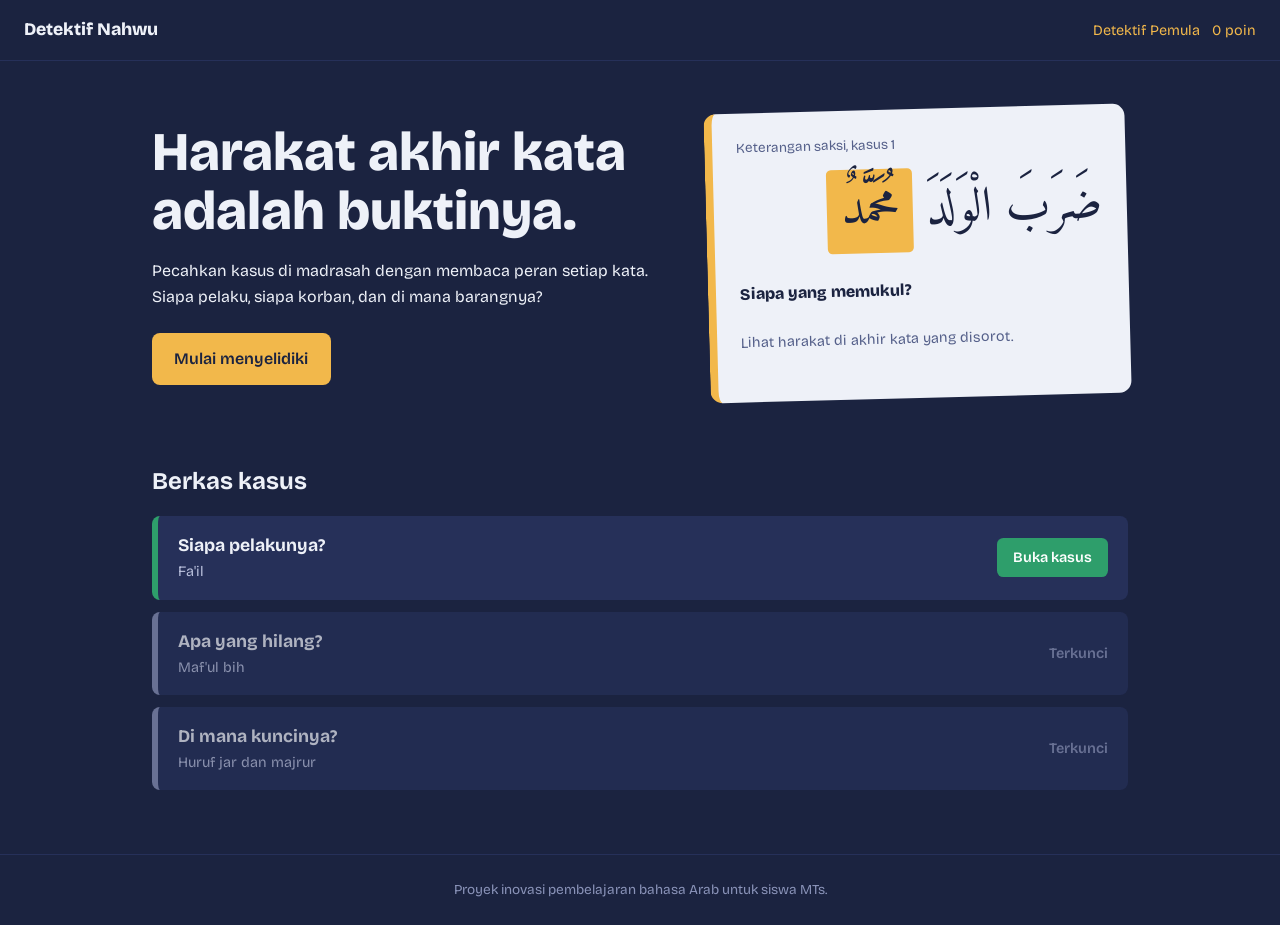
<file: index.html>
<!DOCTYPE html>
<html lang="id">
<head>
  <meta charset="UTF-8">
  <meta name="viewport" content="width=device-width, initial-scale=1">
  <title>Detektif Nahwu</title>

  <!-- Font: Bricolage Grotesque untuk teks Indonesia, Amiri untuk teks Arab -->
  <link rel="preconnect" href="https://fonts.googleapis.com">
  <link rel="preconnect" href="https://fonts.gstatic.com" crossorigin>
  <link href="https://fonts.googleapis.com/css2?family=Amiri:wght@400;700&family=Bricolage+Grotesque:wght@400;600;800&display=swap" rel="stylesheet">

  <link rel="stylesheet" href="style.css">
</head>
<body data-halaman="beranda">

  <!-- BAGIAN 1: Bilah atas (pangkat dan poin) -->
  <header class="bilah-atas">
    <span class="logo">Detektif Nahwu</span>
    <div class="status-detektif">
      <span id="pangkat">Detektif Pemula</span>
      <span id="poin">0 poin</span>
    </div>
  </header>

  <main>

    <!-- BAGIAN 2: Hero berisi bukti pertama -->
    <section class="hero">
      <div class="hero-teks">
        <h1>Harakat akhir kata adalah buktinya.</h1>
        <p>Pecahkan kasus di madrasah dengan membaca peran setiap kata. Siapa pelaku, siapa korban, dan di mana barangnya?</p>
        <a href="#daftar-kasus" class="tombol">Mulai menyelidiki</a>
      </div>

      <!-- Kartu bukti: inilah elemen utama halaman -->
      <figure class="kartu-bukti">
        <figcaption>Keterangan saksi, kasus 1</figcaption>
        <p class="arab" lang="ar" dir="rtl">
          ضَرَبَ الْوَلَدَ <mark>مُحَمَّدٌ</mark>
        </p>
        <p class="pertanyaan">Siapa yang memukul?</p>
        <p class="petunjuk">Lihat harakat di akhir kata yang disorot.</p>
      </figure>
    </section>

    <!-- BAGIAN 3: Daftar kasus -->
    <section id="daftar-kasus" class="daftar-kasus">
      <h2>Berkas kasus</h2>

      <ol class="kasus" id="daftar"></ol>
    </section>

  </main>

  <footer class="kaki">
    <p>Proyek inovasi pembelajaran bahasa Arab untuk siswa MTs.</p>
  </footer>

  <script src="data.js"></script>
  <script src="script.js"></script>
</body>
</html>
</file>
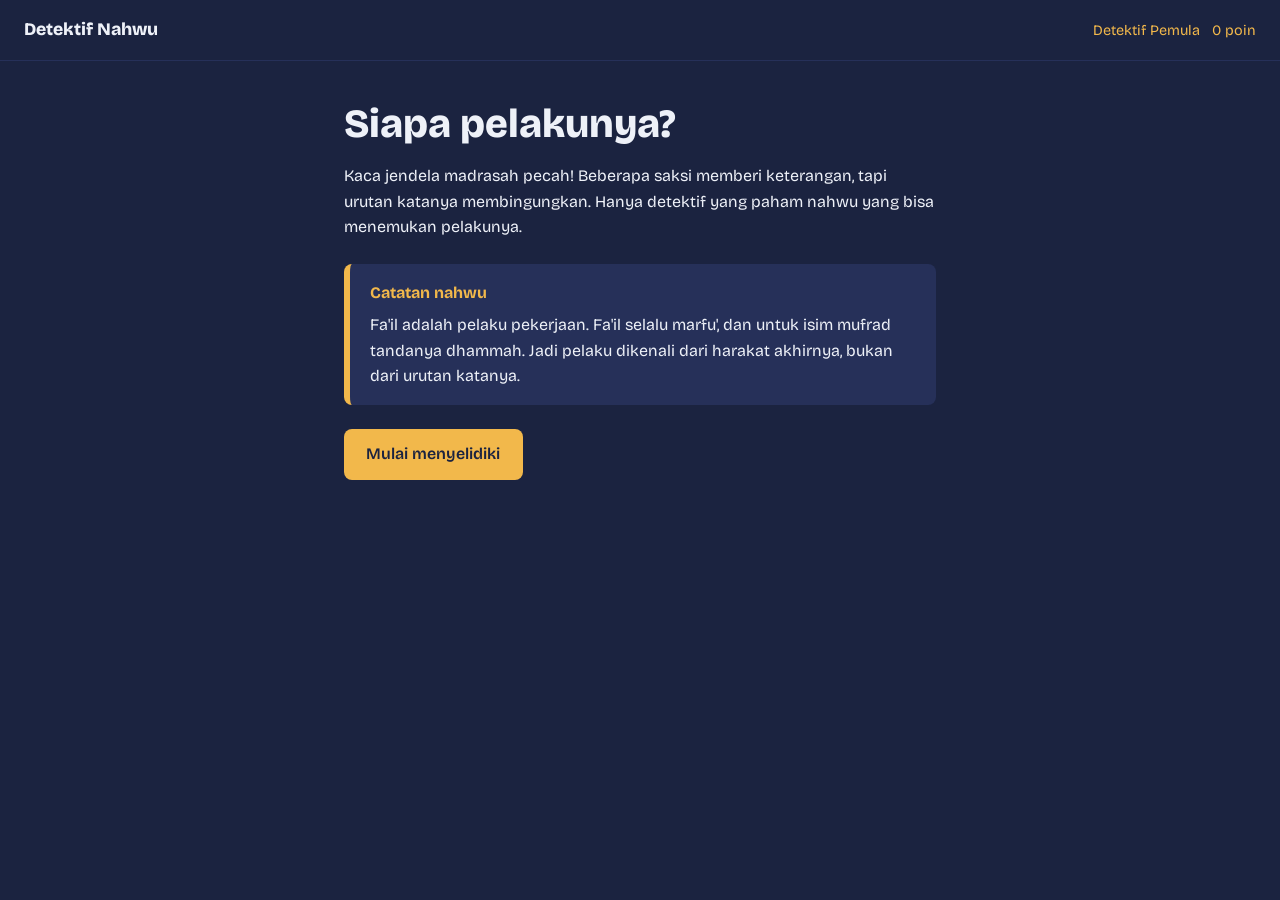
<file: kasus.html>
<!DOCTYPE html>
<html lang="id">
<head>
  <meta charset="UTF-8">
  <meta name="viewport" content="width=device-width, initial-scale=1">
  <title>Kasus | Detektif Nahwu</title>
  <link rel="preconnect" href="https://fonts.googleapis.com">
  <link rel="preconnect" href="https://fonts.gstatic.com" crossorigin>
  <link href="https://fonts.googleapis.com/css2?family=Amiri:wght@400;700&family=Bricolage+Grotesque:wght@400;600;800&display=swap" rel="stylesheet">
  <link rel="stylesheet" href="style.css">
</head>
<body data-halaman="kasus">

  <header class="bilah-atas">
    <a href="index.html" class="logo">Detektif Nahwu</a>
    <div class="status-detektif">
      <span id="pangkat"></span>
      <span id="poin"></span>
    </div>
  </header>

  <main class="halaman-kasus">

    <!-- TAHAP 1: cerita dan materi -->
    <section id="tahap-cerita">
      <h1 id="judul-kasus"></h1>
      <p id="cerita-kasus" class="cerita"></p>
      <div class="ringkasan">
        <h2>Catatan nahwu</h2>
        <p id="ringkasan-kasus"></p>
      </div>
      <button id="tombol-mulai" class="tombol" type="button">Mulai menyelidiki</button>
    </section>

    <!-- TAHAP 2: soal satu per satu -->
    <section id="tahap-soal" class="tersembunyi">
      <p id="progres" class="progres"></p>

      <figure class="kartu-bukti">
        <figcaption>Keterangan saksi</figcaption>
        <p id="teks-arab" class="arab" lang="ar" dir="rtl"></p>
      </figure>

      <h2 id="teks-pertanyaan" class="teks-pertanyaan"></h2>
      <div id="pilihan" class="pilihan"></div>

      <p id="umpan-balik" class="umpan-balik" aria-live="polite"></p>
      <button id="tombol-lanjut" class="tombol tersembunyi" type="button"></button>
    </section>

    <!-- TAHAP 3: hasil -->
    <section id="tahap-selesai" class="tersembunyi">
      <h1>Kasus selesai</h1>
      <p id="lencana" class="lencana"></p>
      <p id="skor-akhir" class="skor-akhir"></p>
      <div class="ringkasan">
        <h2>Rumus untuk buku catatan</h2>
        <p id="rumus-kasus"></p>
      </div>
      <div class="aksi">
        <a id="tombol-berikutnya" class="tombol" href="index.html">Kasus berikutnya</a>
        <a class="tombol-sekunder" href="index.html">Kembali ke daftar kasus</a>
      </div>
    </section>

  </main>

  <!-- data.js harus dimuat sebelum script.js -->
  <script src="data.js"></script>
  <script src="script.js"></script>
</body>
</html>
</file>
<file: style.css>
/* ===== 1. WARNA DAN UKURAN (diubah cukup di sini) ===== */
:root {
  --malam: #1b2340;       /* latar utama, biru malam */
  --malam-terang: #263059;/* latar kartu */
  --kertas: #eef1f8;      /* warna teks dan kartu bukti */
  --lensa: #f2b84b;       /* kuning kaca pembesar, untuk sorotan */
  --lencana: #2e9e6b;     /* hijau, kasus terbuka */
  --kunci: #8a93b8;       /* abu kebiruan, kasus terkunci */
}

/* ===== 2. PENGATURAN DASAR ===== */
* {
  box-sizing: border-box;
  margin: 0;
  padding: 0;
}

html {
  scroll-behavior: smooth;
}

body {
  font-family: "Bricolage Grotesque", system-ui, sans-serif;
  background: var(--malam);
  color: var(--kertas);
  line-height: 1.6;
}

/* ===== 3. BILAH ATAS ===== */
.bilah-atas {
  display: flex;
  justify-content: space-between;
  align-items: center;
  padding: 1rem 1.5rem;
  border-bottom: 1px solid var(--malam-terang);
}

.logo {
  font-weight: 800;
  font-size: 1.1rem;
}

.status-detektif {
  display: flex;
  gap: 0.75rem;
  font-size: 0.9rem;
  color: var(--lensa);
}

/* ===== 4. HERO ===== */
.hero {
  display: grid;
  grid-template-columns: 1fr;
  gap: 2.5rem;
  max-width: 64rem;
  margin: 0 auto;
  padding: 3rem 1.5rem;
  align-items: center;
}

.hero h1 {
  font-size: clamp(2rem, 6vw, 3.4rem);
  font-weight: 800;
  line-height: 1.1;
  margin-bottom: 1rem;
}

.hero p {
  max-width: 34rem;
  margin-bottom: 1.5rem;
}

.tombol {
  display: inline-block;
  background: var(--lensa);
  color: var(--malam);
  font-weight: 600;
  padding: 0.8rem 1.4rem;
  border-radius: 0.5rem;
  text-decoration: none;
}

.tombol:hover {
  filter: brightness(1.08);
}

/* ===== 5. KARTU BUKTI (elemen utama) ===== */
.kartu-bukti {
  background: var(--kertas);
  color: var(--malam);
  padding: 1.5rem;
  border-radius: 0.75rem;
  border-left: 0.5rem solid var(--lensa);
  transform: rotate(-1.5deg);
}

.kartu-bukti figcaption {
  font-size: 0.85rem;
  color: #55608a;
  margin-bottom: 0.75rem;
}

.arab {
  font-family: "Amiri", serif;
  font-size: clamp(2rem, 7vw, 3rem);
  line-height: 1.8;
  text-align: right;
}

/* Kata yang disorot, seperti ditandai dengan stabilo */
.arab mark {
  background: var(--lensa);
  color: var(--malam);
  padding: 0 0.3em;
  border-radius: 0.3rem;
}

.pertanyaan {
  font-weight: 800;
  margin-top: 0.5rem;
}

.petunjuk {
  font-size: 0.9rem;
  color: #55608a;
}

/* ===== 6. DAFTAR KASUS ===== */
.daftar-kasus {
  max-width: 64rem;
  margin: 0 auto;
  padding: 1rem 1.5rem 4rem;
}

.daftar-kasus h2 {
  font-size: 1.5rem;
  margin-bottom: 1rem;
}

.kasus {
  list-style: none;
  display: grid;
  gap: 0.75rem;
}

.kasus-item {
  display: flex;
  justify-content: space-between;
  align-items: center;
  gap: 1rem;
  padding: 1rem 1.25rem;
  background: var(--malam-terang);
  border-radius: 0.5rem;
  border-left: 0.4rem solid var(--kunci);
}

.kasus-item h3 {
  font-size: 1.1rem;
}

.kasus-item p {
  font-size: 0.9rem;
  color: #b9c0dc;
}

.status {
  flex-shrink: 0;
  font-size: 0.9rem;
  font-weight: 600;
  color: var(--kunci);
  text-decoration: none;
}

/* Kasus yang sudah terbuka */
.kasus-item.terbuka {
  border-left-color: var(--lencana);
}

.kasus-item.terbuka .status {
  background: var(--lencana);
  color: #fff;
  padding: 0.5rem 1rem;
  border-radius: 0.4rem;
}

/* Kasus yang masih terkunci */
.kasus-item.terkunci {
  opacity: 0.7;
}

/* ===== 7. FOOTER ===== */
.kaki {
  text-align: center;
  padding: 1.5rem;
  font-size: 0.85rem;
  color: var(--kunci);
  border-top: 1px solid var(--malam-terang);
}

/* ===== 8. LAYAR LEBAR (laptop) ===== */
@media (min-width: 48rem) {
  .hero {
    grid-template-columns: 1.1fr 0.9fr;
  }
}

/* ===== 9. AKSESIBILITAS ===== */
a:focus-visible {
  outline: 3px solid var(--lensa);
  outline-offset: 3px;
}

@media (prefers-reduced-motion: reduce) {
  html {
    scroll-behavior: auto;
  }
}

/* ===== 10. HALAMAN KASUS ===== */
.tersembunyi {
  display: none !important;
}

a.logo {
  color: var(--kertas);
  text-decoration: none;
}

.halaman-kasus {
  max-width: 40rem;
  margin: 0 auto;
  padding: 2.5rem 1.5rem 4rem;
}

.halaman-kasus h1 {
  font-size: clamp(1.8rem, 5vw, 2.5rem);
  font-weight: 800;
  line-height: 1.15;
  margin-bottom: 1rem;
}

.cerita {
  margin-bottom: 1.5rem;
}

.ringkasan {
  background: var(--malam-terang);
  border-left: 0.4rem solid var(--lensa);
  border-radius: 0.5rem;
  padding: 1rem 1.25rem;
  margin-bottom: 1.5rem;
}

.ringkasan h2 {
  font-size: 1rem;
  margin-bottom: 0.4rem;
  color: var(--lensa);
}

.progres {
  color: var(--lensa);
  font-size: 0.9rem;
  margin-bottom: 1rem;
}

.halaman-kasus .kartu-bukti {
  transform: none;
  margin-bottom: 1.5rem;
}

.teks-pertanyaan {
  font-size: 1.3rem;
  margin-bottom: 1rem;
}

.pilihan {
  display: grid;
  gap: 0.6rem;
  margin-bottom: 1rem;
}

.pilihan button {
  font: inherit;
  text-align: left;
  color: var(--kertas);
  background: var(--malam-terang);
  border: 2px solid #3a4673;
  border-radius: 0.5rem;
  padding: 0.8rem 1rem;
  cursor: pointer;
}

.pilihan button:hover:not(:disabled) {
  border-color: var(--lensa);
}

.pilihan button.benar {
  background: var(--lencana);
  border-color: var(--lencana);
  color: #fff;
}

.pilihan button.salah {
  background: #d64550;
  border-color: #d64550;
  color: #fff;
}

.pilihan button:disabled:not(.benar):not(.salah) {
  opacity: 0.6;
  cursor: default;
}

.umpan-balik {
  min-height: 1.6rem;
  margin-bottom: 1rem;
}

.umpan-balik.benar {
  color: #7fe0b0;
}

.umpan-balik.salah {
  color: #ff9aa2;
}

button.tombol {
  font: inherit;
  font-weight: 600;
  border: none;
  cursor: pointer;
}

.lencana {
  font-size: 1.8rem;
  font-weight: 800;
  color: var(--lensa);
}

.skor-akhir {
  margin-bottom: 1.5rem;
}

.aksi {
  display: flex;
  flex-wrap: wrap;
  align-items: center;
  gap: 1rem;
}

.tombol-sekunder {
  color: var(--kertas);
}

button:focus-visible {
  outline: 3px solid var(--lensa);
  outline-offset: 3px;
}

/* Kasus yang sudah selesai di beranda */
.kasus-item.selesai {
  border-left-color: var(--lensa);
}

.kasus-item.selesai .status {
  color: var(--lensa);
}
</file>
